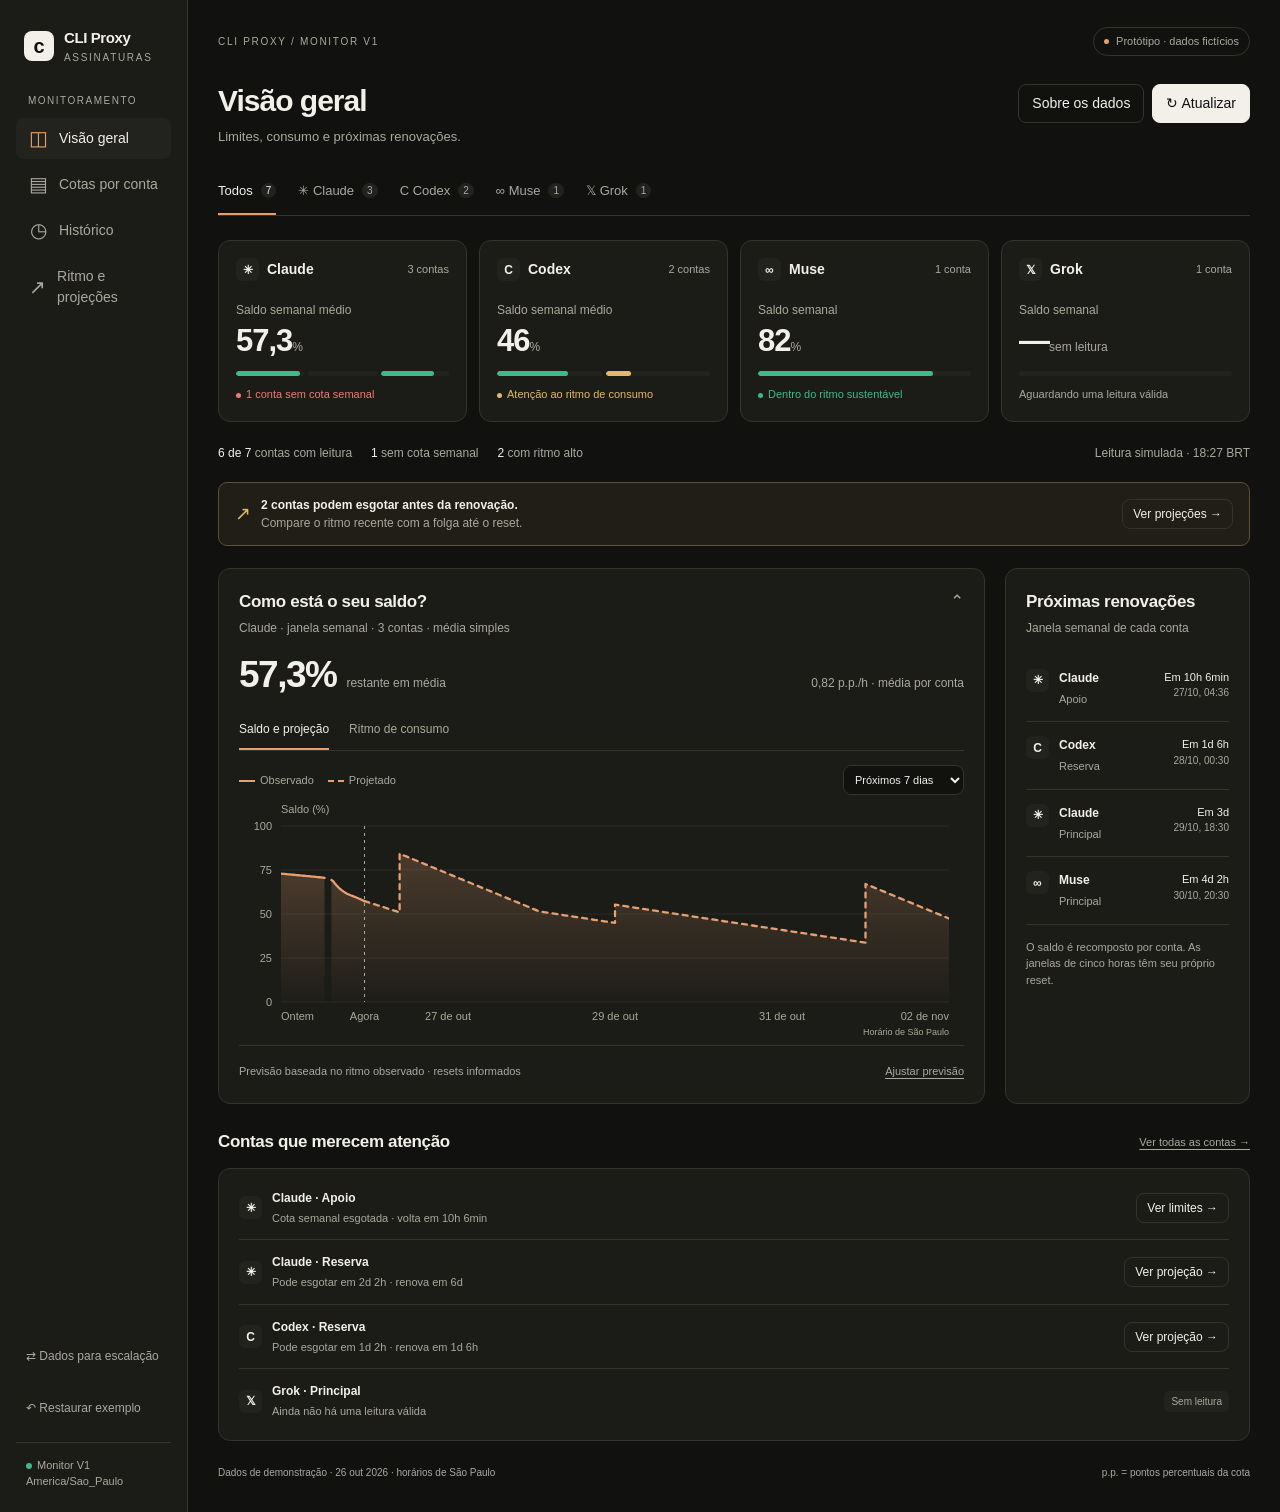
<file: prototypes/subscription-monitor-v1.html>
<!doctype html>
<html lang="pt-BR">
<head>
<meta charset="utf-8">
<meta name="viewport" content="width=device-width, initial-scale=1">
<title>CLI Proxy · Monitor de assinaturas · Protótipo V1</title>
<style>
:root{color-scheme:dark;--cp-bg:var(--background,#111210);--cp-panel:var(--card,#1b1c18);--cp-panel-alt:var(--secondary,#22231e);--cp-text:var(--foreground,#f2f0e9);--cp-dim:var(--muted-foreground,#aaa99d);--cp-border:var(--border,#33342c);--cp-accent:color-mix(in srgb,var(--warning,#e2b86c) 58%,var(--destructive,#ec7c72) 42%);--cp-good:var(--success,#40b88a);--cp-warn:var(--warning,#e2b86c);--cp-bad:var(--destructive,#ec7c72);--cp-font:var(--font-sans,Inter,-apple-system,BlinkMacSystemFont,"Segoe UI",sans-serif);--cp-radius:var(--radius,12px)}
*{box-sizing:border-box}html,body{margin:0;background:transparent}body{font-family:var(--cp-font);color:var(--cp-text);font-size:14px;line-height:1.5}button,input,select{font:inherit}button,select{cursor:pointer}button{color:inherit}button:focus-visible,input:focus-visible,select:focus-visible,summary:focus-visible{outline:2px solid var(--cp-accent);outline-offset:4px}button:disabled{cursor:not-allowed;opacity:.4}button{border:0}svg{display:block;max-width:100%}a{color:inherit}button,input,select{min-height:36px}input,select{color:var(--cp-text);background:var(--cp-bg);border:1px solid var(--cp-border);border-radius:8px;padding:8px 12px}select{max-width:100%}input::placeholder{color:var(--cp-dim)}h1,h2,h3,p{margin:0}h1{font-size:30px;line-height:1.15;font-weight:600;letter-spacing:-1px}h2{font-size:17px;font-weight:550;letter-spacing:-.35px}h3{font-size:14px;font-weight:550}.num{font-variant-numeric:tabular-nums}.muted{color:var(--cp-dim)}.small{font-size:12px}.good{color:var(--cp-good)}.warning{color:var(--cp-warn)}.danger{color:var(--cp-bad)}.sr{position:absolute;width:1px;height:1px;padding:0;margin:-1px;overflow:hidden;clip:rect(0,0,0,0);white-space:nowrap}.cp-root{background:transparent}.cp-app{display:grid;grid-template-columns:188px minmax(0,1fr);min-height:1000px;background:var(--cp-bg)}
.sidebar{padding:27px 16px 22px;background:var(--cp-panel);border-right:1px solid var(--cp-border);display:flex;flex-direction:column;gap:28px}.brand{display:flex;align-items:center;gap:10px;padding:0 8px}.brand-mark{width:30px;height:30px;display:grid;place-items:center;background:var(--cp-text);color:var(--cp-bg);border-radius:8px;font-weight:650;font-size:20px}.brand strong{display:block;font-size:15px;font-weight:600;letter-spacing:-.4px}.brand small{display:block;color:var(--cp-dim);font-size:10px;letter-spacing:1.7px}.nav-label{color:var(--cp-dim);text-transform:uppercase;letter-spacing:1.5px;font-size:10px;padding:0 12px 10px}.nav{display:grid;gap:5px}.nav button{display:flex;align-items:center;text-align:left;gap:11px;background:transparent;border-radius:8px;padding:10px 12px;color:var(--cp-dim)}.nav button:hover{background:var(--cp-panel-alt);color:var(--cp-text)}.nav button[aria-current="page"]{background:var(--cp-panel-alt);color:var(--cp-text)}.nav-icon{font-size:20px;width:20px;text-align:center;line-height:1}.nav button[aria-current="page"] .nav-icon{color:var(--cp-accent)}.side-bottom{margin-top:auto;display:grid;gap:16px}.side-link{background:transparent;text-align:left;padding:0 10px;font-size:12px;color:var(--cp-dim)}.side-link:hover{color:var(--cp-text)}.side-note{padding:14px 10px 0;border-top:1px solid var(--cp-border);font-size:11px;color:var(--cp-dim)}.live-dot{display:inline-block;width:6px;height:6px;border-radius:50%;background:var(--cp-good);margin-right:5px}
.main{padding:27px 30px 32px;min-width:0}.topline{display:flex;align-items:center;justify-content:space-between;gap:16px;margin-bottom:28px}.eyebrow{text-transform:uppercase;letter-spacing:1.7px;font-size:10px;color:var(--cp-dim)}.demo{display:inline-flex;align-items:center;gap:7px;padding:5px 10px;border:1px solid var(--cp-border);border-radius:20px;color:var(--cp-dim);font-size:11px;white-space:nowrap}.demo i{width:5px;height:5px;background:var(--cp-accent);border-radius:50%}.heading{display:flex;align-items:flex-start;justify-content:space-between;gap:20px}.subtitle{margin-top:9px;color:var(--cp-dim);font-size:13px}.actions{display:flex;gap:8px;align-items:center;flex-wrap:wrap}.btn{background:var(--cp-panel-alt);border:1px solid var(--cp-border);padding:8px 13px;border-radius:8px;display:inline-flex;align-items:center;justify-content:center;gap:7px;white-space:nowrap}.btn:hover{filter:brightness(1.12)}.btn-primary{color:var(--cp-bg);background:var(--cp-text);border-color:var(--cp-text);font-weight:500}.btn-quiet{background:transparent}.btn-small{font-size:12px;padding:5px 10px;min-height:30px}.provider-tabs{display:flex;gap:22px;border-bottom:1px solid var(--cp-border);margin:26px 0 24px;overflow:auto;scrollbar-width:thin}.provider-tabs button{background:transparent;padding:8px 0 13px;border-radius:0;white-space:nowrap;color:var(--cp-dim);border-bottom:2px solid transparent;display:flex;align-items:center;gap:8px;font-size:13px}.provider-tabs button.active{color:var(--cp-text);border-bottom-color:var(--cp-accent)}.count{font-size:10px;background:var(--cp-panel-alt);padding:0 5px;border-radius:8px}.provider-mark{width:23px;height:23px;display:inline-grid;place-items:center;border-radius:6px;background:var(--cp-panel-alt);font-size:12px;font-weight:600;color:var(--cp-text);flex-shrink:0}.providers{display:grid;grid-template-columns:repeat(4,minmax(0,1fr));gap:12px;margin-bottom:22px}.provider-card{padding:17px;text-align:left;background:var(--cp-panel);border:1px solid var(--cp-border);border-radius:var(--cp-radius);min-width:0}.provider-card:hover{border-color:var(--cp-dim)}.card-name{display:flex;align-items:center;justify-content:space-between;gap:8px;margin-bottom:18px}.card-name>span{display:flex;align-items:center;gap:8px}.card-name .muted{font-size:11px;white-space:nowrap}.provider-value{font-size:31px;line-height:1.1;font-weight:550;letter-spacing:-1px;margin-top:4px}.provider-value small{font-size:12px;color:var(--cp-dim);font-weight:400;letter-spacing:0}.segments{display:flex;gap:4px;margin:13px 0 10px}.track{height:5px;background:var(--cp-panel-alt);overflow:hidden;border-radius:8px}.segments .track{flex:1}.track>span{height:100%;display:block;background:var(--cp-good);border-radius:8px}.provider-footer{font-size:11px;min-height:18px;color:var(--cp-dim)}.status-dot{width:5px;height:5px;background:currentColor;border-radius:50%;display:inline-block;margin-right:5px}.summary-line{display:flex;align-items:center;gap:19px;flex-wrap:wrap;color:var(--cp-dim);font-size:12px;margin:3px 0 20px}.summary-line strong{font-weight:500;color:var(--cp-text)}.summary-line .summary-end{margin-left:auto}.notice{display:flex;gap:12px;align-items:center;justify-content:space-between;margin-bottom:22px;background:color-mix(in srgb,var(--cp-warn) 7%,var(--cp-bg));border:1px solid color-mix(in srgb,var(--cp-warn) 22%,var(--cp-border));border-radius:9px;padding:13px 16px;font-size:12px}.notice-text{display:flex;align-items:center;gap:10px}.notice .btn{flex-shrink:0}.notice-symbol{color:var(--cp-warn);font-size:19px}.overview-grid{display:grid;grid-template-columns:minmax(0,1fr) 245px;gap:20px}.panel{border:1px solid var(--cp-border);background:var(--cp-panel);border-radius:var(--cp-radius);padding:20px;min-width:0}.panel-top{display:flex;align-items:flex-start;justify-content:space-between;gap:14px;margin-bottom:18px}.panel-top p{color:var(--cp-dim);font-size:12px;margin-top:4px}.chart-summary{display:flex;align-items:baseline;gap:10px;flex-wrap:wrap;margin:4px 0 17px}.chart-summary .big{font-size:37px;line-height:1.1;font-weight:550;letter-spacing:-1.5px}.chart-summary small{font-size:12px;color:var(--cp-dim)}.chart-summary .pace{margin-left:auto;color:var(--cp-dim);font-size:12px}.chart-tabs{display:flex;gap:20px;border-bottom:1px solid var(--cp-border);margin-bottom:14px}.chart-tabs button{background:transparent;border-bottom:2px solid transparent;color:var(--cp-dim);padding:8px 0 10px;font-size:12px}.chart-tabs button.active{border-color:var(--cp-accent);color:var(--cp-text)}.chart-toolbar{display:flex;align-items:center;justify-content:space-between;gap:12px;flex-wrap:wrap;font-size:11px;color:var(--cp-dim);margin-bottom:7px}.legend{display:flex;gap:14px;align-items:center;flex-wrap:wrap}.legend-mark{display:inline-block;width:16px;height:0;border-top:2px solid var(--cp-accent);margin-right:5px;vertical-align:middle}.legend-mark.dashed{border-top-style:dashed}.chart-toolbar select{font-size:11px;min-height:30px;padding:5px 7px;max-width:155px}.chart{height:235px;position:relative;min-width:0}.chart.large{height:280px}.chart svg{width:100%;height:100%;overflow:visible}.chart svg [hidden]{display:none}.chart svg text{fill:var(--cp-dim);font-family:var(--cp-font);font-size:11px}.chart .chart-grid{stroke:var(--cp-border);stroke-width:1;opacity:.6}.chart .chart-line{fill:none;stroke:var(--cp-accent);stroke-width:2.3;stroke-linejoin:round;stroke-linecap:round}.chart .chart-dashed{stroke-dasharray:5 5}.chart .chart-guide{stroke:var(--cp-dim);stroke-width:1;stroke-dasharray:3 4}.chart-note{font-size:11px;color:var(--cp-dim);display:flex;align-items:center;justify-content:space-between;gap:12px;flex-wrap:wrap;border-top:1px solid var(--cp-border);padding-top:13px;margin-top:8px}.chart-note strong{color:var(--cp-text);font-weight:500}.text-button{padding:0;min-height:24px;background:transparent;color:var(--cp-dim);font-size:11px;text-decoration:underline;text-underline-offset:3px}.reset-row{padding:14px 0;border-bottom:1px solid var(--cp-border);display:flex;align-items:flex-start;gap:10px}.reset-row:last-child{border-bottom:0;padding-bottom:0}.reset-row h3{font-size:12px}.reset-row p{font-size:11px;color:var(--cp-dim);margin-top:4px}.reset-row .reset-time{margin-left:auto;text-align:right;font-size:11px;white-space:nowrap}.reset-row .reset-time small{display:block;color:var(--cp-dim);font-size:10px}.aside-caption{margin-top:14px;color:var(--cp-dim);font-size:11px}.section-title{margin:25px 0 13px;display:flex;align-items:center;justify-content:space-between;gap:12px}.section-title p{color:var(--cp-dim);font-size:12px}.attention-list{display:grid;gap:0}.attention-row{display:flex;align-items:center;justify-content:space-between;gap:14px;border-bottom:1px solid var(--cp-border);padding:13px 0}.attention-row:first-child{padding-top:0}.attention-row:last-child{padding-bottom:0;border:0}.attention-label{display:flex;align-items:center;gap:10px}.attention-label h3{font-size:12px}.attention-label p{font-size:11px;color:var(--cp-dim);margin-top:3px}.badge{display:inline-flex;align-items:center;gap:5px;border-radius:5px;padding:3px 7px;font-size:10px;white-space:nowrap;background:var(--cp-panel-alt);color:var(--cp-dim)}.badge.warn{color:var(--cp-warn);background:color-mix(in srgb,var(--cp-warn) 10%,transparent)}.badge.bad{color:var(--cp-bad);background:color-mix(in srgb,var(--cp-bad) 10%,transparent)}.badge.ok{color:var(--cp-good);background:color-mix(in srgb,var(--cp-good) 8%,transparent)}.footer{margin-top:24px;color:var(--cp-dim);font-size:10px;display:flex;justify-content:space-between;gap:10px;flex-wrap:wrap}
.ledger-toolbar{display:flex;align-items:center;justify-content:space-between;gap:15px;margin-bottom:18px}.search-wrap{position:relative;flex:1;max-width:360px}.search-wrap input{width:100%;padding-left:33px;background:transparent}.search-symbol{position:absolute;left:12px;top:8px;color:var(--cp-dim)}.ledger-group{margin-top:22px}.ledger-group-head{display:flex;gap:9px;align-items:center;margin-bottom:10px}.ledger-group-head .muted{font-size:12px}.account-row{border-top:1px solid var(--cp-border);padding:20px 0;display:grid;grid-template-columns:minmax(140px,1.1fr) repeat(3,minmax(100px,1fr)) minmax(130px,.75fr);gap:20px;align-items:start}.account-name{font-size:13px;font-weight:550}.account-meta{font-size:11px;color:var(--cp-dim);margin-top:4px;overflow-wrap:anywhere}.account-state{margin-top:7px;font-size:11px}.window-title{font-size:11px;color:var(--cp-dim);display:flex;align-items:center;justify-content:space-between;gap:5px}.window-title strong{font-size:15px;font-weight:550;color:var(--cp-text)}.window .track{margin:8px 0}.window p{font-size:10px;color:var(--cp-dim);margin-top:4px}.account-actions{display:flex;align-items:flex-end;flex-direction:column;gap:6px}.account-actions small{color:var(--cp-dim);font-size:10px}.account-actions .btn{font-size:10px;padding:4px 7px;min-height:27px}.empty{padding:40px;text-align:center;color:var(--cp-dim)}.metric-grid{display:grid;grid-template-columns:repeat(3,minmax(0,1fr));gap:12px;margin-bottom:20px}.metric{border:1px solid var(--cp-border);padding:18px 20px;border-radius:var(--cp-radius);background:var(--cp-panel)}.metric-label{color:var(--cp-dim);font-size:11px;display:block;margin-bottom:8px}.metric-value{font-size:29px;font-weight:550;line-height:1.1;letter-spacing:-1px}.metric-value small{font-size:12px;color:var(--cp-dim);font-weight:400;letter-spacing:0}.metric-caption{color:var(--cp-dim);font-size:11px;margin-top:9px}.history-grid{display:grid;grid-template-columns:minmax(0,1fr) 245px;gap:20px}.heatmap-scroll{overflow:auto;padding-bottom:4px}.heatmap{display:grid;grid-template-columns:50px repeat(24,minmax(18px,1fr));gap:4px;min-width:580px;align-items:center}.heat-label{font-size:10px;color:var(--cp-dim)}.heat-head{font-size:9px;text-align:center;color:var(--cp-dim);height:18px}.heat-cell{height:23px;min-height:23px;padding:0;border-radius:3px;background:color-mix(in srgb,var(--cp-accent) calc(var(--level)*100%),var(--cp-panel-alt));border:0}.heat-cell:hover,.heat-cell.selected{outline:1px solid var(--cp-text);outline-offset:1px}.heat-cell.missing{background:repeating-linear-gradient(135deg,var(--cp-border),var(--cp-border) 1px,transparent 1px,transparent 4px)}.heat-legend{display:flex;gap:5px;align-items:center;font-size:10px;color:var(--cp-dim);margin-top:15px}.heat-legend .square{width:12px;height:12px;border-radius:2px;background:color-mix(in srgb,var(--cp-accent) calc(var(--level)*100%),var(--cp-panel-alt))}.heat-detail{font-size:11px;color:var(--cp-dim);margin-top:13px;min-height:18px}.stat-row{padding:13px 0;border-bottom:1px solid var(--cp-border);display:flex;justify-content:space-between;gap:10px;font-size:12px}.stat-row:last-child{border:0}.stat-row span{color:var(--cp-dim)}.account-picker{display:flex;align-items:center;gap:12px;margin-bottom:18px;flex-wrap:wrap}.account-picker label{font-size:12px;color:var(--cp-dim)}.account-picker select{max-width:290px}.forecast-grid{display:grid;grid-template-columns:minmax(0,1fr) 245px;gap:20px}.settings{display:grid;gap:15px}.field-label{font-size:11px;color:var(--cp-dim);display:block;margin-bottom:6px}.settings select{width:100%}.check-label{display:flex;gap:8px;align-items:flex-start;font-size:12px}.check-label input{accent-color:var(--cp-accent);width:14px;height:14px;min-height:0;margin-top:3px}.setting-caption{font-size:11px;color:var(--cp-dim)}.comparison{margin-top:17px;display:grid;gap:11px}.comparison-label{display:flex;justify-content:space-between;font-size:11px;color:var(--cp-dim);margin-bottom:5px}.comparison .track{height:6px}.comparison .actual>span{background:var(--cp-accent)}.comparison .sustainable>span{background:var(--cp-good)}.assumption{border-top:1px solid var(--cp-border);padding-top:14px;color:var(--cp-dim);font-size:11px}.tooltip{position:fixed;z-index:50;max-width:250px;border:1px solid var(--cp-border);background:var(--cp-panel-alt);color:var(--cp-text);padding:10px 12px;border-radius:7px;font-size:11px;box-shadow:0 8px 26px #0003;pointer-events:none;display:none}.tooltip strong{display:block;font-weight:500;margin-bottom:3px}.tooltip small{display:block;color:var(--cp-dim);margin-top:3px;font-size:10px}.toast{position:fixed;bottom:22px;left:50%;transform:translateX(-50%);max-width:calc(100% - 32px);z-index:90;padding:12px 18px;border-radius:9px;border:1px solid var(--cp-border);background:var(--cp-panel-alt);color:var(--cp-text);box-shadow:0 8px 30px #0004;font-size:12px;display:none}.modal-backdrop{position:fixed;inset:0;z-index:100;background:#0008;display:flex;align-items:center;justify-content:center;padding:20px}.modal-backdrop[hidden]{display:none}.modal{max-width:460px;width:100%;padding:25px;border:1px solid var(--cp-border);border-radius:var(--cp-radius);background:var(--cp-panel);box-shadow:0 24px 80px #0005}.modal-head{display:flex;justify-content:space-between;align-items:center;gap:15px;margin-bottom:18px}.modal-close{background:transparent;padding:0;min-height:28px;font-size:20px;color:var(--cp-dim)}.modal-body{font-size:13px;color:var(--cp-dim);display:grid;gap:15px}.modal-actions{display:flex;justify-content:flex-end;gap:8px;margin-top:22px}.modal pre{max-height:320px;background:var(--cp-bg);border:1px solid var(--cp-border);border-radius:8px;padding:13px;font-size:11px;overflow:auto;color:var(--cp-text)}.chart-empty{height:235px;display:grid;place-content:center;text-align:center;gap:8px;color:var(--cp-dim);font-size:12px}.toggle-chart{background:transparent;color:var(--cp-dim);padding:0;min-height:25px;font-size:17px}
.providers:has(>.provider-card:only-child){grid-template-columns:minmax(0,1fr)}.provider-card:only-child{display:grid;grid-template-columns:1.1fr 1fr 1.3fr;gap:0 24px;align-items:center}.provider-card:only-child .card-name{grid-column:1;grid-row:1/3;margin:0}.provider-card:only-child>.small{grid-column:2;grid-row:1}.provider-card:only-child>.provider-value{grid-column:2;grid-row:2;font-size:28px}.provider-card:only-child>.segments{grid-column:3;grid-row:1;margin:0 0 7px;align-self:end}.provider-card:only-child>.provider-footer{grid-column:3;grid-row:2}
@media(max-width:650px){.provider-card:only-child{display:block}.provider-card:only-child .card-name{margin-bottom:14px}.provider-card:only-child>.segments{margin:13px 0 10px}}
@media(min-width:1450px){.main{padding:30px 42px 35px}.overview-grid,.history-grid,.forecast-grid{grid-template-columns:minmax(0,1fr) 280px}}
@media(max-width:1190px){.overview-grid,.history-grid,.forecast-grid{grid-template-columns:minmax(0,1fr)}.reset-panel{display:none}.providers{grid-template-columns:repeat(2,minmax(0,1fr))}.account-row{grid-template-columns:repeat(3,minmax(0,1fr));gap:15px}.account-identity{grid-column:1/-1;display:flex;justify-content:space-between;align-items:start;gap:10px}.account-identity .account-state{margin-top:0}.account-actions{grid-column:1/-1;flex-direction:row;align-items:center;justify-content:flex-end}.account-actions small{margin-right:auto}.forecast-settings{display:grid;grid-template-columns:1fr 1fr;gap:20px}.forecast-settings .panel-top{grid-column:1/-1;margin-bottom:0}.forecast-settings .assumption{border:0;padding:0}.metric-value{font-size:27px}}
@media(max-width:1000px){.cp-app{grid-template-columns:60px minmax(0,1fr)}.sidebar{padding:25px 9px 20px;align-items:center}.brand{padding:0}.brand-copy,.nav-label,.nav-text,.side-note,.side-link span{display:none}.nav button{padding:10px}.side-link{padding:0 10px;font-size:17px}.main{padding:24px}.provider-tabs{gap:20px}.heading .actions .optional{display:none}}
@media(max-width:650px){.cp-app{display:block;min-height:900px}.sidebar{padding:12px 16px;flex-direction:row;justify-content:space-between;gap:8px;border-right:0;border-bottom:1px solid var(--cp-border)}.brand-mark{width:29px;height:29px}.brand-copy{display:block}.brand-copy small{display:none}.brand-copy strong{font-size:13px}.nav{display:flex;gap:2px}.nav button{padding:8px}.nav-icon{font-size:19px;width:17px}.side-bottom{display:none}.main{padding:20px 16px 24px}.topline{margin-bottom:22px}.eyebrow{font-size:9px;letter-spacing:1px}.demo{font-size:9px;padding:4px 7px}h1{font-size:27px}.heading{gap:12px}.heading .actions .btn{font-size:11px;padding:7px 10px}.subtitle{font-size:12px;max-width:240px}.provider-tabs{gap:19px;margin:21px 0}.provider-tabs button{font-size:12px}.providers{gap:10px}.provider-card{padding:13px}.card-name{margin-bottom:15px}.card-name>span{gap:6px}.card-name .muted{font-size:10px}.provider-value{font-size:29px}.provider-footer{font-size:10px}.summary-line{gap:10px 15px;font-size:11px}.summary-line .summary-end{margin-left:0}.notice{align-items:flex-start;padding:12px;gap:8px}.notice-text{align-items:flex-start;font-size:11px}.notice .btn{font-size:10px;padding:5px 7px}.panel{padding:16px}.panel-top{gap:10px}.panel-top select{font-size:11px;padding:6px 8px;max-width:130px}h2{font-size:16px}.chart-summary .big{font-size:34px}.chart-summary .pace{font-size:11px}.chart-toolbar{font-size:10px}.chart{height:225px}.chart.large{height:245px}.chart svg text{font-size:10px}.chart-note{font-size:10px}.ledger-toolbar{flex-wrap:wrap}.search-wrap{max-width:none}.ledger-toolbar .actions{width:100%;justify-content:space-between}.window-title{font-size:10px}.window-title strong{font-size:14px}.account-row{gap:12px}.metric-grid{gap:8px}.metric{padding:13px 10px}.metric-label{font-size:10px;min-height:29px}.metric-value{font-size:24px}.metric-value small{font-size:10px}.metric-caption{font-size:10px}.forecast-settings{grid-template-columns:1fr}.forecast-settings .panel-top{grid-column:auto}.attention-row{align-items:flex-start}.attention-row .badge{white-space:normal;max-width:95px;text-align:center}.section-title p{font-size:10px}.footer{font-size:9px}.account-picker select{max-width:100%;flex:1}.modal{padding:20px}.chart-tabs{gap:15px}.chart-tabs button{font-size:11px}}
@media(prefers-reduced-motion:no-preference){button,.track>span{transition:background .15s,border-color .15s}.modal{animation:reveal .15s ease-out}@keyframes reveal{from{transform:translateY(7px)}to{transform:translateY(0)}}}
</style>
</head>
<body>
<div class="cp-root" id="cp-prototype">
<div class="cp-app">
  <aside class="sidebar" aria-label="Menu principal">
    <div class="brand"><span class="brand-mark" aria-hidden="true">c</span><div class="brand-copy"><strong>CLI Proxy</strong><small>ASSINATURAS</small></div></div>
    <div><div class="nav-label">Monitoramento</div><nav class="nav">
      <button type="button" data-nav="overview" aria-label="Visão geral" title="Visão geral" aria-current="page"><span class="nav-icon" aria-hidden="true">◫</span><span class="nav-text">Visão geral</span></button>
      <button type="button" data-nav="accounts" aria-label="Cotas por conta" title="Cotas por conta"><span class="nav-icon" aria-hidden="true">▤</span><span class="nav-text">Cotas por conta</span></button>
      <button type="button" data-nav="history" aria-label="Histórico" title="Histórico"><span class="nav-icon" aria-hidden="true">◷</span><span class="nav-text">Histórico</span></button>
      <button type="button" data-nav="forecast" aria-label="Ritmo e projeções" title="Ritmo e projeções"><span class="nav-icon" aria-hidden="true">↗</span><span class="nav-text">Ritmo e projeções</span></button>
    </nav></div>
    <div class="side-bottom"><button type="button" class="side-link" data-action="snapshot" aria-label="Ver snapshot para escalação">⇄ <span>Dados para escalação</span></button><button type="button" class="side-link" data-action="restore" aria-label="Restaurar dados de demonstração">↶ <span>Restaurar exemplo</span></button><div class="side-note"><span class="live-dot"></span>Monitor V1<br>America/Sao_Paulo</div></div>
  </aside>
  <main class="main" id="screen" aria-live="polite"></main>
</div>
<div class="tooltip" id="chart-tooltip" role="tooltip"></div>
<div class="toast" id="toast" role="status"></div>
<div class="modal-backdrop" id="modal-backdrop" hidden><section class="modal" role="dialog" aria-modal="true" aria-labelledby="modal-title" tabindex="-1"><div class="modal-head"><h2 id="modal-title"></h2><button type="button" class="modal-close" data-action="close-modal" aria-label="Fechar">×</button></div><div class="modal-body" id="modal-body"></div><div class="modal-actions" id="modal-actions"></div></section></div>
</div>
<script>
(() => {
'use strict';
const root = document.getElementById('cp-prototype');
const screen = document.getElementById('screen');
const tip = document.getElementById('chart-tooltip');
const NOW = Date.parse('2026-10-26T18:30:00-03:00');
const HOUR = 3600000;
const providers = [{id:'claude',name:'Claude',mark:'✳'},{id:'codex',name:'Codex',mark:'C'},{id:'meta',name:'Muse',mark:'∞'},{id:'xai',name:'Grok',mark:'𝕏'}];
const seed = [
 {id:'c1',provider:'claude',name:'Principal',email:'principal@example.com',plan:'Max',weekly:94,session:84,model:96,rate:.35,reset:72,sessionReset:2.5,credits:null,eligible:false},
 {id:'c2',provider:'claude',name:'Apoio',email:'apoio@example.com',plan:'Max',weekly:0,session:100,model:94,rate:.55,reset:10.1,sessionReset:null,credits:1,eligible:true},
 {id:'c3',provider:'claude',name:'Reserva',email:'reserva@example.com',plan:'Max',weekly:78,session:8,model:100,rate:1.55,reset:144,sessionReset:1.67,credits:0,eligible:false},
 {id:'o1',provider:'codex',name:'Principal',email:'codex@example.com',plan:'Pro',weekly:68,session:88,model:null,rate:.45,reset:138,sessionReset:3,credits:2,eligible:false},
 {id:'o2',provider:'codex',name:'Reserva',email:'codex.reserva@example.com',plan:'Pro',weekly:24,session:100,model:null,rate:.9,reset:30,sessionReset:null,credits:0,eligible:false},
 {id:'m1',provider:'meta',name:'Principal',email:'muse@example.com',plan:'Assinatura',weekly:82,session:66,model:null,rate:.25,reset:98,sessionReset:4,credits:null,eligible:false},
 {id:'x1',provider:'xai',name:'Principal',email:'grok@example.com',plan:'Assinatura',weekly:null,session:null,model:null,rate:null,reset:null,sessionReset:null,credits:null,eligible:false}
];
let accounts = structuredClone(seed);
const state = {screen:'overview',provider:'all',chart:'remaining',period:24,horizon:7,historyPeriod:7,search:'',emails:false,collapsed:false,focus:'c3',lookback:1,resets:true,refreshed:false,heat:null};
let toastTimer, resizeFrame, lastFocus;
const fmt = (n,d=1) => n == null ? '—' : n.toLocaleString('pt-BR',{maximumFractionDigits:d});
const esc = s => String(s).replace(/[&<>"']/g,c=>({'&':'&amp;','<':'&lt;','>':'&gt;','"':'&quot;',"'":'&#39;'}[c]));
const date = (ms,options={}) => new Intl.DateTimeFormat('pt-BR',{timeZone:'America/Sao_Paulo',...options}).format(ms);
const dateShort = ms => date(ms,{day:'2-digit',month:'short'}).replace('.','');
const dateTime = ms => date(ms,{day:'2-digit',month:'2-digit',hour:'2-digit',minute:'2-digit'});
const duration = hours => {const mins=Math.max(0,Math.round(hours*60));const d=Math.floor(mins/1440),h=Math.floor(mins%1440/60),m=mins%60;return d ? `${d}d${h?' '+h+'h':''}` : h ? `${h}h${m?' '+m+'min':''}` : `${m}min`;};
const pInfo = id => providers.find(p=>p.id===id);
const forProvider = id => accounts.filter(a=>a.provider===id);
const selected = () => accounts.filter(a=>state.provider==='all'||a.provider===state.provider);
const known = list => list.filter(a=>a.weekly!==null);
const average = list => list.length ? list.reduce((n,a)=>n+a.weekly,0)/list.length : null;
const scopeProvider = () => state.provider==='all'?'claude':state.provider;
const scopeAccounts = () => known(forProvider(scopeProvider()));
const paceFactor = () => state.lookback===1?1:state.lookback===6?.83:.68;
const actualRate = a => a.rate===null?null:a.rate*paceFactor();
const sustainable = a => a.weekly!==null&&a.reset ? a.weekly/a.reset : null;
const isFast = a => a.weekly>0&&a.rate!==null&&actualRate(a)>sustainable(a);
const mark = id => `<span class="provider-mark" aria-hidden="true">${pInfo(id).mark}</span>`;
function rateAt(a,h){if(a.rate===null)return null;return a.rate*(1+2.2*Math.exp(-Math.pow((h-9)/2.6,2))+.12*Math.sin(h*1.4));}
function historic(a,h){let used=0;for(let i=0;i<h;i+=.25)used+=rateAt(a,i)*Math.min(.25,h-i);return Math.min(100,a.weekly+used);}
function projected(a,h){let balance=a.weekly;let start=0;if(state.resets&&a.reset!==null&&h>=a.reset){const repeats=Math.floor((h-a.reset)/168);start=a.reset+repeats*168;balance=100;}return Math.max(0,balance-actualRate(a)*(h-start));}
function badge(a){return a.weekly===null?'<span class="badge">Sem leitura</span>':a.weekly===0?'<span class="badge bad">Sem cota semanal</span>':isFast(a)?'<span class="badge warn">Ritmo acima do sustentável</span>':'<span class="badge ok">Disponível</span>';}
function providerTabs(){return `<div class="provider-tabs" role="group" aria-label="Filtrar provedor"><button type="button" data-filter="all" class="${state.provider==='all'?'active':''}" aria-pressed="${state.provider==='all'}">Todos <span class="count">${accounts.length}</span></button>${providers.map(p=>`<button type="button" data-filter="${p.id}" class="${state.provider===p.id?'active':''}" aria-pressed="${state.provider===p.id}">${p.mark} ${p.name} <span class="count">${forProvider(p.id).length}</span></button>`).join('')}</div>`;}
function header(){const headings={overview:['Visão geral','Limites, consumo e próximas renovações.'],accounts:['Cotas por conta','Cada janela de uso, sem perder o detalhe.'],history:['Histórico de consumo','Encontre os horários, os dias e os picos de uso.'],forecast:['Ritmo e projeções','Veja se o saldo chega até a próxima renovação.']};const [title,sub]=headings[state.screen];return `<div class="topline"><span class="eyebrow">CLI Proxy / Monitor V1</span><span class="demo"><i></i>Protótipo · dados fictícios</span></div><div class="heading"><div><h1>${title}</h1><p class="subtitle">${sub}</p></div><div class="actions"><button type="button" class="btn btn-quiet optional" data-action="info">Sobre os dados</button><button type="button" class="btn btn-primary" data-action="refresh">↻ Atualizar</button></div></div>${providerTabs()}`;}
function cards(){const list=providers.filter(p=>state.provider==='all'||p.id===state.provider);return `<div class="providers">${list.map(p=>{const all=forProvider(p.id),valid=known(all),value=average(valid),blocked=valid.filter(a=>a.weekly===0).length;return `<button type="button" class="provider-card" data-filter="${p.id}" aria-label="Filtrar ${p.name}"><div class="card-name"><span>${mark(p.id)}<strong>${p.name}</strong></span><span class="muted">${all.length} ${all.length===1?'conta':'contas'}</span></div><span class="small muted">Saldo semanal${all.length>1?' médio':''}</span><div class="provider-value num">${value===null?'—':fmt(value)}<small>${value===null?'sem leitura':'%'}</small></div><div class="segments">${all.map(a=>`<div class="track" title="${esc(a.name)}: ${a.weekly===null?'sem leitura':fmt(a.weekly)+'%'}"><span style="width:${a.weekly||0}%;background:${a.weekly===0?'var(--cp-bad)':a.weekly<25?'var(--cp-warn)':'var(--cp-good)'}"></span></div>`).join('')}</div><div class="provider-footer">${value===null?'Aguardando uma leitura válida':blocked?`<span class="danger"><span class="status-dot"></span>${blocked} conta sem cota semanal</span>`:valid.some(isFast)?'<span class="warning"><span class="status-dot"></span>Atenção ao ritmo de consumo</span>':'<span class="good"><span class="status-dot"></span>Dentro do ritmo sustentável</span>'}</div></button>`;}).join('')}</div>`;}
function summary(){const list=selected(),valid=known(list);return `<div class="summary-line"><span><strong>${valid.length} de ${list.length}</strong> contas com leitura</span><span><strong>${valid.filter(a=>a.weekly===0).length}</strong> sem cota semanal</span><span><strong>${valid.filter(isFast).length}</strong> com ritmo alto</span><span class="summary-end">Leitura simulada · ${state.refreshed?'18:30':'18:27'} BRT</span></div>`;}
function chartControls(){return `<div class="chart-tabs" role="tablist" aria-label="Tipo de gráfico"><button type="button" role="tab" aria-selected="${state.chart==='remaining'}" data-chart-tab="remaining" class="${state.chart==='remaining'?'active':''}">Saldo e projeção</button><button type="button" role="tab" aria-selected="${state.chart==='rate'}" data-chart-tab="rate" class="${state.chart==='rate'?'active':''}">Ritmo de consumo</button></div>`;}
function mainChart(){const list=scopeAccounts(),provider=pInfo(scopeProvider()),avg=average(list),rate=list.length?list.reduce((v,a)=>v+actualRate(a),0)/list.length:null;return `<section class="panel"><div class="panel-top"><div><h2>Como está o seu saldo?</h2><p>${provider.name} · janela semanal · ${list.length} ${list.length===1?'conta':'contas'}${list.length>1?' · média simples':''}</p></div><button type="button" class="toggle-chart" data-action="collapse" aria-label="${state.collapsed?'Expandir':'Recolher'} gráficos" aria-expanded="${!state.collapsed}">${state.collapsed?'⌄':'⌃'}</button></div><div class="chart-summary"><strong class="big num">${avg===null?'—':fmt(avg)+'%'}</strong><small>restante${list.length>1?' em média':''}</small><span class="pace num">${rate===null?'Ritmo desconhecido':fmt(rate,2)+' p.p./h · média por conta'}</span></div>${state.collapsed?'':`${chartControls()}<div class="chart-toolbar"><div class="legend">${state.chart==='remaining'?'<span><i class="legend-mark"></i>Observado</span><span><i class="legend-mark dashed"></i>Projetado</span>':'<span><i class="legend-mark"></i>Média de uma hora</span>'}</div><label>${state.chart==='remaining'?`<span class="sr">Horizonte de projeção</span><select data-select="horizon"><option value="3" ${state.horizon===3?'selected':''}>Próximos 3 dias</option><option value="7" ${state.horizon===7?'selected':''}>Próximos 7 dias</option><option value="14" ${state.horizon===14?'selected':''}>Próximos 14 dias</option></select>`:`<span class="sr">Período do consumo</span><select data-select="period">${[6,24,168].map(v=>`<option value="${v}" ${state.period===v?'selected':''}>${v===168?'Últimos 7 dias':'Últimas '+v+' horas'}</option>`).join('')}</select>`}</label></div>${list.length?`<div class="chart" data-chart="${state.chart}"></div>`:'<div class="chart-empty"><strong>Sem leitura disponível</strong><span>O gráfico aparece quando houver dados suficientes.</span></div>'}<div class="chart-note"><span>${state.chart==='remaining'?'Previsão baseada no ritmo observado · resets informados':`Resets excluídos · lacunas indicam coleta ausente`}</span><button type="button" class="text-button" data-action="${state.chart==='remaining'?'settings':'rate-info'}">${state.chart==='remaining'?'Ajustar previsão':'Como o ritmo é calculado'}</button></div>`}</section>`;}
function upcoming(){const list=known(selected()).filter(a=>a.reset!==null).sort((a,b)=>a.reset-b.reset).slice(0,4);return `<section class="panel reset-panel"><div class="panel-top"><div><h2>Próximas renovações</h2><p>Janela semanal de cada conta</p></div></div>${list.map(a=>`<div class="reset-row">${mark(a.provider)}<div><h3>${pInfo(a.provider).name}</h3><p>${a.name}</p></div><div class="reset-time num">Em ${duration(a.reset)}<small>${dateTime(NOW+a.reset*HOUR)}</small></div></div>`).join('')}<p class="aside-caption">O saldo é recomposto por conta. As janelas de cinco horas têm seu próprio reset.</p></section>`;}
function attention(){const list=selected().filter(a=>a.weekly===null||a.weekly===0||isFast(a));return `<div class="section-title"><h2>Contas que merecem atenção</h2><button type="button" class="text-button" data-go="accounts">Ver todas as contas →</button></div><div class="panel attention-list">${list.length?list.map(a=>`<div class="attention-row"><div class="attention-label">${mark(a.provider)}<div><h3>${pInfo(a.provider).name} · ${a.name}</h3><p>${a.weekly===null?'Ainda não há uma leitura válida':a.weekly===0?'Cota semanal esgotada · volta em '+duration(a.reset):'Pode esgotar em '+duration(a.weekly/actualRate(a))+' · renova em '+duration(a.reset)}</p></div></div>${a.weekly===null?badge(a):`<button type="button" class="btn btn-small btn-quiet" data-focus="${a.id}">${a.weekly===0?'Ver limites':'Ver projeção'} →</button>`}</div>`).join(''):'<p class="muted small">Todas as contas selecionadas estão dentro do ritmo sustentável.</p>'}</div>`;}
function overview(){const fast=known(selected()).filter(isFast);return `${cards()}${summary()}${fast.length?`<div class="notice"><div class="notice-text"><span class="notice-symbol" aria-hidden="true">↗</span><span><strong>${fast.length} ${fast.length===1?'conta pode':'contas podem'} esgotar antes da renovação.</strong><br><span class="muted">Compare o ritmo recente com a folga até o reset.</span></span></div><button type="button" class="btn btn-small btn-quiet" data-go="forecast">Ver projeções →</button></div>`:''}<div class="overview-grid">${mainChart()}${upcoming()}</div>${attention()}`;}
function windowCell(a,key,label,reset){const value=a[key];const color=value===0?'var(--cp-bad)':value<20?'var(--cp-warn)':'var(--cp-good)';return `<div class="window"><div class="window-title"><span>${label}</span><strong class="num">${value===null?'—':fmt(value)+'%'}</strong></div><div class="track"><span style="width:${value||0}%;background:${color}"></span></div><p>${value===null?'Sem informação':reset===null?'Nenhum reset informado':'Em '+duration(reset)+' · '+dateTime(NOW+reset*HOUR)}</p></div>`;}
function accountRows(){const query=state.search.toLowerCase().trim();const list=selected().filter(a=>[a.name,a.email,pInfo(a.provider).name].some(v=>v.toLowerCase().includes(query)));if(!list.length)return '<div class="empty">Nenhuma conta corresponde à busca.</div>';return providers.map(p=>{const group=list.filter(a=>a.provider===p.id);if(!group.length)return '';return `<section class="ledger-group"><div class="ledger-group-head">${mark(p.id)}<h2>${p.name}</h2><span class="muted">${group.length} ${group.length===1?'conta':'contas'}</span></div>${group.map(a=>`<article class="account-row" data-account="${a.id}"><div class="account-identity"><div><div class="account-name">${a.name}</div><div class="account-meta">${state.emails?esc(a.email):p.name+' · '+a.plan}</div><div class="account-meta">${a.weekly===null?'Nenhuma leitura válida':'Última leitura: '+(state.refreshed?'agora':'há 3 min')}</div></div><div class="account-state">${a.weekly===0?`<span class="danger">Volta em ${duration(a.reset)}</span>`:a.weekly===null?'<span class="muted">Aguardando leitura</span>':a.session<15?'<span class="warning">Pouca cota de sessão</span>':'<span class="good">Disponível</span>'}</div></div>${windowCell(a,'weekly','Semanal',a.reset)}${windowCell(a,'session','Sessão de 5h',a.sessionReset)}${a.provider==='claude'?windowCell(a,'model','Fable 5 · 7 dias',a.reset):'<div class="window"><div class="window-title"><span>Limite por modelo</span><strong>—</strong></div><div class="track"></div><p>Não se aplica neste exemplo</p></div>'}<div class="account-actions"><small>Créditos de reset: <strong class="num">${a.credits===null?'—':a.credits}</strong></small><button type="button" class="btn btn-quiet" data-refresh-account="${a.id}">↻ Atualizar cota</button><button type="button" class="btn btn-quiet" data-reset="${a.id}" ${!a.eligible?'disabled title="Reset indisponível ou elegibilidade não informada"':''}>↶ Resetar limite</button></div></article>`).join('')}</section>`;}).join('');}
function accountScreen(){return `${cards()}${summary()}<div class="ledger-toolbar"><label class="search-wrap"><span class="search-symbol" aria-hidden="true">⌕</span><span class="sr">Buscar por conta ou e-mail</span><input id="account-search" placeholder="Buscar conta ou e-mail" value="${esc(state.search)}" autocomplete="off"></label><div class="actions"><button type="button" class="btn btn-quiet btn-small" data-action="emails" aria-pressed="${state.emails}">${state.emails?'Ocultar':'Mostrar'} e-mails</button><span class="small muted">Visualização em lista</span></div></div><div id="account-rows">${accountRows()}</div>`;}
function historyData(){const provider=scopeProvider(),factor={claude:1,codex:.8,meta:.42,xai:0}[provider];const size=state.historyPeriod===1?24:state.historyPeriod===7?7:30;return Array.from({length:size},(_,i)=>({x:i,y:factor*(state.historyPeriod===1?1.1+(i%5)*.9:12+(i*11%23)+3*Math.sin(i*1.5)),label:state.historyPeriod===1?`${String(i).padStart(2,'0')}h`:dateShort(NOW-(size-1-i)*24*HOUR)}));}
function heatmap(){const vals=[];let html='<div class="heatmap"><div></div>';for(let h=0;h<24;h++)html+=`<div class="heat-head">${h%6===0||h===23?String(h).padStart(2,'0'):''}</div>`;for(let d=0;d<7;d++){const ms=Date.UTC(2026,9,20+d,15);html+=`<div class="heat-label">${date(ms,{weekday:'short'}).replace('.','')}</div>`;for(let h=0;h<24;h++){const missing=d===2&&h>=3&&h<=5;const value=missing?null:.13+Math.max(0,Math.sin((h-7)/24*Math.PI*2))*(1.2+d*.12)+(d*7+h*3)%5*.09;const label=`${dateShort(ms)} às ${String(h).padStart(2,'0')}h · ${value===null?'sem coleta':fmt(value,2)+' p.p. por hora'}`;const id=`${d}-${h}`;vals.push({id,label,value});html+=`<button type="button" class="heat-cell ${missing?'missing':''} ${state.heat===id?'selected':''}" data-heat="${id}" data-heat-label="${esc(label)}" aria-label="${esc(label)}" title="${esc(label)}" style="--level:${missing?0:Math.min(.9,.1+value/2.4)}"></button>`;}}html+='</div>';const item=vals.find(v=>v.id===state.heat);return `${html}<div class="heat-legend"><span>Menor consumo</span>${[.1,.3,.5,.7,.9].map(level=>`<span class="square" style="--level:${level}"></span>`).join('')}<span>Maior consumo</span><span style="margin-left:auto">Horário de São Paulo</span></div><div class="heat-detail" id="heat-detail">${item?item.label:'Selecione uma célula para inspecionar a hora. Áreas hachuradas não têm coleta.'}</div>`;}
function historyScreen(){const list=scopeAccounts(),data=historyData(),total=data.reduce((v,d)=>v+d.y,0);if(!list.length)return '<div class="panel empty">Este provedor ainda não tem histórico disponível.</div>';return `<div class="metric-grid"><div class="metric"><span class="metric-label">Consumo no período</span><div class="metric-value num">${fmt(total)} <small>p.p.</small></div><div class="metric-caption">Média por conta · janela semanal</div></div><div class="metric"><span class="metric-label">Maior ritmo observado</span><div class="metric-value num">${fmt(Math.max(...Array.from({length:24},(_,i)=>list.reduce((v,a)=>v+rateAt(a,i),0)/list.length)),2)} <small>p.p./h</small></div><div class="metric-caption">Média de uma hora · exemplo</div></div><div class="metric"><span class="metric-label">Cobertura da coleta</span><div class="metric-value num">98,2<small>%</small></div><div class="metric-caption">3 de 168 intervalos sem leitura</div></div></div><div class="history-grid"><section class="panel"><div class="panel-top"><div><h2>Consumo ${state.historyPeriod===1?'por hora':'por dia'}</h2><p>${pInfo(scopeProvider()).name} · p.p. médios por conta · janela semanal</p></div><label><span class="sr">Período do histórico</span><select data-select="historyPeriod">${[1,7,30].map(v=>`<option value="${v}" ${state.historyPeriod===v?'selected':''}>${v===1?'Últimas 24 horas':'Últimos '+v+' dias'}</option>`).join('')}</select></label></div><div class="chart large" data-chart="daily"></div><div class="chart-note"><span>O consumo é acumulado dentro de cada ciclo.</span><span>Renovações não entram como consumo.</span></div></section><section class="panel reset-panel"><div class="panel-top"><h2>Leitura do período</h2></div><div class="stat-row"><span>Provedor</span><strong>${pInfo(scopeProvider()).name}</strong></div><div class="stat-row"><span>Contas com dados</span><strong>${list.length}</strong></div><div class="stat-row"><span>Janela</span><strong>Semanal</strong></div><div class="stat-row"><span>Unidade</span><strong>p.p. / conta</strong></div><p class="aside-caption">Os percentuais de provedores e janelas diferentes são acompanhados separadamente.</p></section></div><div class="section-title"><h2>Em que horas o consumo acelera?</h2><p>Últimos 7 dias · ${pInfo(scopeProvider()).name}</p></div><section class="panel"><div class="heatmap-scroll">${heatmap()}</div></section>`;}
function focusAccount(){const available=known(selected());let a=available.find(a=>a.id===state.focus);if(!a)a=available.find(isFast)||available[0];return a;}
function forecastScreen(){const a=focusAccount();if(!a)return '<div class="panel empty">Uma leitura válida é necessária para projetar o consumo.</div>';const rate=actualRate(a),sustain=sustainable(a),hours=rate>0?a.weekly/rate:Infinity,risk=hours<a.reset,ratio=Math.max(rate,sustain)*1.25;return `<div class="account-picker"><label for="focus-account">Analisar conta</label><select id="focus-account" data-select="focus">${known(selected()).map(row=>`<option value="${row.id}" ${a.id===row.id?'selected':''}>${pInfo(row.provider).name} · ${row.name}</option>`).join('')}</select>${badge(a)}</div><div class="metric-grid"><div class="metric"><span class="metric-label">Saldo semanal</span><div class="metric-value num">${fmt(a.weekly)}<small>%</small></div><div class="metric-caption">Renova em ${duration(a.reset)}</div></div><div class="metric"><span class="metric-label">Ritmo observado</span><div class="metric-value num">${fmt(rate,2)} <small>p.p./h</small></div><div class="metric-caption">Base: ${state.lookback===1?'última hora':'últimas '+state.lookback+' horas'}</div></div><div class="metric"><span class="metric-label">Ritmo sustentável</span><div class="metric-value num">${fmt(sustain,2)} <small>p.p./h</small></div><div class="metric-caption">Saldo dividido pelo tempo até o reset</div></div></div><div class="notice"><div class="notice-text"><span class="notice-symbol" aria-hidden="true">${risk?'↗':'✓'}</span><span><strong>${a.weekly===0?'Esta conta já está sem cota semanal.':risk?'Neste ritmo, o saldo pode acabar em '+duration(hours)+'.':'O ritmo atual cabe no saldo até a renovação.'}</strong><br><span class="muted">${a.weekly===0?'Volta prevista em '+duration(a.reset)+'.':risk?'A renovação está prevista para daqui a '+duration(a.reset)+'.':'Renovação prevista em '+dateTime(NOW+a.reset*HOUR)+'.'}</span></span></div></div><div class="forecast-grid"><section class="panel"><div class="panel-top"><div><h2>Saldo projetado desta conta</h2><p>${pInfo(a.provider).name} · ${a.name} · janela semanal</p></div><select data-select="horizon" aria-label="Horizonte da previsão">${[3,7,14].map(v=>`<option value="${v}" ${state.horizon===v?'selected':''}>Próximos ${v} dias</option>`).join('')}</select></div><div class="chart-toolbar"><div class="legend"><span><i class="legend-mark"></i>Observado</span><span><i class="legend-mark dashed"></i>Projetado</span></div></div><div class="chart large" data-chart="focus"></div><div class="chart-note"><span>Estimativa · o ritmo futuro pode mudar.</span><span>Próximo reset: <strong>${dateTime(NOW+a.reset*HOUR)}</strong></span></div></section><section class="panel forecast-settings"><div class="panel-top"><h2>Como projetar</h2></div><div class="settings"><label><span class="field-label">Base do ritmo observado</span><select data-select="lookback">${[1,6,24].map(v=>`<option value="${v}" ${state.lookback===v?'selected':''}>${v===1?'Última hora':'Últimas '+v+' horas'}</option>`).join('')}</select></label><label class="check-label"><input type="checkbox" data-toggle="resets" ${state.resets?'checked':''}><span>Considerar os resets informados</span></label><p class="setting-caption">A previsão acompanha esta conta. As outras janelas continuam independentes.</p></div><div><div class="comparison"><div><div class="comparison-label"><span>Observado</span><span class="num">${fmt(rate,2)} p.p./h</span></div><div class="track actual"><span style="width:${ratio?rate/ratio*100:0}%"></span></div></div><div><div class="comparison-label"><span>Sustentável</span><span class="num">${fmt(sustain,2)} p.p./h</span></div><div class="track sustainable"><span style="width:${ratio?sustain/ratio*100:0}%"></span></div></div></div><p class="assumption" style="margin-top:18px">O primeiro reset usa a data informada. Repetições posteriores são estimadas. Nenhum modelo é trocado e nenhum reset é acionado por essa previsão.</p></div></section></div>${attention()}`;}
function render(){tip.style.display='none';root.querySelectorAll('[data-nav]').forEach(el=>{if(el.dataset.nav===state.screen)el.setAttribute('aria-current','page');else el.removeAttribute('aria-current');});const content={overview,accounts:accountScreen,history:historyScreen,forecast:forecastScreen}[state.screen]();screen.innerHTML=header()+content+`<footer class="footer"><span>Dados de demonstração · 26 out 2026 · horários de São Paulo</span><span>p.p. = pontos percentuais da cota</span></footer>`;drawCharts();}
function toast(message){const el=document.getElementById('toast');clearTimeout(toastTimer);el.textContent=message;el.style.display='block';toastTimer=setTimeout(()=>el.style.display='none',3500);}
function modal(title,body,actions=''){lastFocus=document.activeElement;document.getElementById('modal-title').textContent=title;document.getElementById('modal-body').innerHTML=body;document.getElementById('modal-actions').innerHTML=actions||'<button type="button" class="btn btn-primary" data-action="close-modal">Entendi</button>';document.getElementById('modal-backdrop').hidden=false;document.querySelector('.modal').focus();}
function closeModal(){document.getElementById('modal-backdrop').hidden=true;if(lastFocus?.isConnected)lastFocus.focus();}
function settingsModal(){modal('Ajustar a previsão',`<p>Escolha qual período de consumo vai servir de base. As mudanças afetam somente os dados fictícios deste protótipo.</p><label><span class="field-label">Base do ritmo observado</span><select data-select="lookback">${[1,6,24].map(v=>`<option value="${v}" ${state.lookback===v?'selected':''}>${v===1?'Última hora':'Últimas '+v+' horas'}</option>`).join('')}</select></label><label class="check-label"><input type="checkbox" data-toggle="resets" ${state.resets?'checked':''}><span>Considerar os resets informados</span></label><p class="setting-caption">Resets posteriores ao próximo são recorrências estimadas. Dados ausentes permanecem ausentes.</p>`);}
function snapshot(){const data={demonstracao:true,observadoEm:'2026-10-26T18:30:00-03:00',provedores:providers.map(p=>({provedor:p.name,contas:forProvider(p.id).map(a=>({conta:a.name,saldoSemanal:a.weekly,ritmoPontosPorHora:actualRate(a),resetEmHoras:a.reset,estado:a.weekly===null?'desconhecido':a.weekly===0?'esgotado':'disponivel'}))}))};modal('Dados para a escalação',`<p>Exemplo de snapshot que o monitor poderá fornecer. A decisão de escalação continua com a skill.</p><pre>${esc(JSON.stringify(data,null,2))}</pre><p class="setting-caption">Somente dados fictícios. Nenhuma configuração do pstack é alterada.</p>`);}
root.addEventListener('click',event=>{const el=event.target.closest('button');if(!el||el.disabled)return;const d=el.dataset;if(d.nav||d.go){state.screen=d.nav||d.go;render();return;}if(d.filter){state.provider=d.filter;state.heat=null;render();return;}if(d.chartTab){state.chart=d.chartTab;render();return;}if(d.focus){state.focus=d.focus;state.screen=accounts.find(a=>a.id===d.focus)?.weekly===0?'accounts':'forecast';state.search='';render();return;}if(d.heat){state.heat=d.heat;root.querySelectorAll('.heat-cell').forEach(c=>c.classList.toggle('selected',c===el));document.getElementById('heat-detail').textContent=el.dataset.heatLabel;return;}if(d.refreshAccount){state.refreshed=true;render();toast('Leitura simulada atualizada. Nenhuma conta real foi consultada.');return;}if(d.reset){const a=accounts.find(a=>a.id===d.reset);modal('Simular um reset',`<p><strong>${pInfo(a.provider).name} · ${a.name}</strong></p><p>Esta ação usa 1 crédito fictício e restaura o saldo semanal deste exemplo para 100%.</p><p class="setting-caption">É uma simulação. Nenhuma assinatura real será alterada.</p>`,`<button type="button" class="btn btn-quiet" data-action="close-modal">Cancelar</button><button type="button" class="btn btn-primary" data-confirm-reset="${a.id}">Usar crédito fictício</button>`);return;}if(d.confirmReset){const a=accounts.find(a=>a.id===d.confirmReset);if(a?.eligible&&a.credits>0){a.weekly=100;a.credits--;a.eligible=false;closeModal();render();toast('Reset simulado. Os dados reais permanecem intactos.');}return;}switch(d.action){case 'refresh':state.refreshed=true;render();toast('Leituras simuladas atualizadas. Grok continua sem leitura válida.');break;case 'emails':state.emails=!state.emails;render();break;case 'collapse':state.collapsed=!state.collapsed;render();break;case 'settings':settingsModal();break;case 'close-modal':closeModal();break;case 'snapshot':snapshot();break;case 'restore':accounts=structuredClone(seed);state.refreshed=false;render();toast('Dados fictícios restaurados.');break;case 'info':modal('Um exemplo para explorar a V1','<p>As contas, saldos, históricos e projeções são fictícios. O protótipo funciona sem conexão com os provedores.</p><p>As médias entre contas são simples, sem ponderação por plano. Por isso não representam uma capacidade comum entre assinaturas.</p><p>As janelas de sessão, semanais e específicas de modelos são acompanhadas separadamente.</p>');break;case 'rate-info':modal('Como ler o ritmo de consumo','<p>O ritmo mostra quantos pontos percentuais da cota foram consumidos por hora. O gráfico usa uma média de uma hora para suavizar oscilações.</p><p>Uma renovação é uma reposição de saldo. Ela não conta como consumo. Um intervalo sem coleta aparece como uma lacuna.</p><p class="setting-caption">Neste protótipo, todas as leituras são geradas para demonstração.</p>');break;}});
root.addEventListener('change',event=>{const el=event.target;if(el.dataset.select){const key=el.dataset.select;state[key]=key==='focus'?el.value:Number(el.value);render();}if(el.dataset.toggle==='resets'){state.resets=el.checked;render();}});
root.addEventListener('input',event=>{if(event.target.id==='account-search'){state.search=event.target.value;document.getElementById('account-rows').innerHTML=accountRows();}});
document.getElementById('modal-backdrop').addEventListener('click',event=>{if(event.target.id==='modal-backdrop')closeModal();});
document.addEventListener('keydown',event=>{if(event.key==='Escape')closeModal();const backdrop=document.getElementById('modal-backdrop');if(event.key==='Tab'&&!backdrop.hidden){const focusable=[...backdrop.querySelectorAll('button:not(:disabled),select,input')];if(!focusable.length)return;const first=focusable[0],last=focusable.at(-1);if(event.shiftKey&&(document.activeElement===first||document.activeElement.classList.contains('modal'))){event.preventDefault();last.focus();}else if(!event.shiftKey&&(document.activeElement===last||document.activeElement.classList.contains('modal'))){event.preventDefault();first.focus();}}});
function showTip(event,title,value,note){tip.innerHTML=`<strong>${esc(title)}</strong>${esc(value)}${note?'<small>'+esc(note)+'</small>':''}`;tip.style.display='block';const left=Math.min(window.innerWidth-tip.offsetWidth-12,Math.max(12,event.clientX+13));const top=Math.min(window.innerHeight-tip.offsetHeight-12,Math.max(12,event.clientY-tip.offsetHeight-12));tip.style.left=left+'px';tip.style.top=top+'px';}
function drawCharts(){root.querySelectorAll('[data-chart]').forEach(drawChart);}
function drawChart(host){const type=host.dataset.chart;const W=Math.max(250,host.clientWidth),H=host.clientHeight;const M={l:42,r:15,t:24,b:35};const pw=W-M.l-M.r,ph=H-M.t-M.b;const provider=scopeProvider();let list=scopeAccounts();if(type==='focus'){const a=focusAccount();list=a?[a]:[];}if(type!=='daily'&&!list.length)return;let points=[],future=[],bars=[],minX=0,maxX=24,yMax=100,unit='%',xTitle='Horário de São Paulo',yTitle='Saldo (%)';
 if(type==='remaining'||type==='focus'){minX=-24;maxX=state.horizon*24;for(let h=-24;h<=0;h+=.5){const missing=h>=-11&&h<=-10;points.push({x:h,y:missing?null:list.reduce((sum,a)=>sum+historic(a,-h),0)/list.length});}const times=new Set([0,maxX]);for(let h=0;h<=maxX;h+=.5)times.add(h);if(state.resets)list.forEach(a=>{for(let h=a.reset;h<=maxX;h+=168){times.add(Math.max(0,h-.001));times.add(h);}});future=[...times].sort((a,b)=>a-b).map(h=>({x:h,y:list.reduce((sum,a)=>sum+projected(a,h),0)/list.length}));}
 else if(type==='rate'){minX=-state.period;maxX=0;unit=' p.p./h';yTitle='Consumo (p.p./h)';for(let h=minX;h<=0;h+=state.period>24?2:.5){const missing=h>=-11&&h<=-10;points.push({x:h,y:missing?null:list.reduce((sum,a)=>sum+rateAt(a,-h%24),0)/list.length});}yMax=Math.max(1,Math.ceil(Math.max(...points.map(p=>p.y||0))*1.15));}
 else if(type==='daily'){bars=historyData();minX=-.65;maxX=bars.length-.35;unit=' p.p.';yTitle='Consumo (p.p.)';xTitle=state.historyPeriod===1?'Horário de São Paulo':'Dia · horário de São Paulo';yMax=Math.ceil(Math.max(1,...bars.map(p=>p.y))*1.2/5)*5;}
 const x=v=>M.l+(v-minX)/(maxX-minX)*pw,y=v=>M.t+(1-v/yMax)*ph;const path=(data)=>{let started=false;return data.map(p=>{if(p.y===null){started=false;return '';}const code=started?'L':'M';started=true;return `${code}${x(p.x).toFixed(2)},${y(p.y).toFixed(2)}`;}).join(' ');};const area=data=>{const sections=[];let current=[];for(const p of data){if(p.y===null){if(current.length)sections.push(current);current=[];}else current.push(p);}if(current.length)sections.push(current);return sections.map(v=>`${path(v)} L${x(v.at(-1).x)},${y(0)} L${x(v[0].x)},${y(0)} Z`).join(' ');};const id='fill-'+type;let svg=`<svg viewBox="0 0 ${W} ${H}" role="img" aria-label="${esc(yTitle)}. Dados fictícios. Use o ponteiro ou as setas para inspecionar."><title>${esc(yTitle)}</title><desc>Histórico de demonstração. Lacunas significam coleta ausente; projeções são estimativas.</desc><defs><linearGradient id="${id}" x1="0" y1="0" x2="0" y2="1"><stop offset="0%" stop-color="var(--cp-accent)" stop-opacity=".23"/><stop offset="100%" stop-color="var(--cp-accent)" stop-opacity=".015"/></linearGradient><clipPath id="clip-${type}"><rect x="${M.l}" y="${M.t}" width="${pw}" height="${ph}"/></clipPath></defs><text x="${M.l}" y="11">${esc(yTitle)}</text>`;
 for(let i=0;i<=4;i++){const value=yMax*i/4;svg+=`<line class="chart-grid" x1="${M.l}" x2="${W-M.r}" y1="${y(value)}" y2="${y(value)}"/><text x="${M.l-9}" y="${y(value)+4}" text-anchor="end">${fmt(value,value<5?1:0)}</text>`;}
 let ticks;if(type==='daily'){const step=Math.max(1,Math.ceil(bars.length/(W<450?4:7)));ticks=bars.filter((_,i)=>i%step===0||i===bars.length-1).map(p=>({at:p.x,label:p.label}));if(ticks.length>1&&ticks.at(-1).at-ticks.at(-2).at<step*.6)ticks.splice(-2,1);}else if(type==='rate'){ticks=Array.from({length:W<450?4:5},(_,i)=>{const at=minX+(maxX-minX)*i/(W<450?3:4);return{at,label:state.period>24?dateShort(NOW+at*HOUR):date(NOW+at*HOUR,{hour:'2-digit',minute:'2-digit'})};});}else{ticks=W<450?[{at:-24,label:'Ontem'},{at:0,label:'Agora'},{at:maxX/2,label:dateShort(NOW+maxX/2*HOUR)},{at:maxX,label:dateShort(NOW+maxX*HOUR)}]:[-24,0,24,72,120,168,240,336].filter(v=>v<=maxX).map(at=>({at,label:at===-24?'Ontem':at===0?'Agora':dateShort(NOW+at*HOUR)}));if(ticks.length>1&&Math.abs(x(ticks[1].at)-x(ticks[0].at))<38)ticks.shift();}
 ticks.forEach((tick,i)=>{svg+=`<text x="${x(tick.at)}" y="${H-17}" text-anchor="${i===0?'start':i===ticks.length-1?'end':'middle'}">${esc(tick.label)}</text>`;});svg+=`<text x="${W-M.r}" y="${H-2}" text-anchor="end" style="font-size:9px">${esc(xTitle)}</text><g clip-path="url(#clip-${type})">`;
 if(type==='daily'){const bw=Math.max(3,pw/bars.length*.52);bars.forEach((b,i)=>{svg+=`<rect data-bar="${i}" x="${x(b.x)-bw/2}" y="${y(b.y)}" width="${bw}" height="${y(0)-y(b.y)}" rx="3" fill="var(--cp-accent)" opacity="${i===bars.length-1?1:.62}"><title>${esc(b.label)}: ${fmt(b.y)} pontos percentuais por conta</title></rect>`;});}else{svg+=`<path d="${area(points)}" fill="url(#${id})"/><path class="chart-line" d="${path(points)}"/>`;if(future.length)svg+=`<path d="${area(future)}" fill="url(#${id})"/><path class="chart-line chart-dashed" d="${path(future)}"/><line class="chart-guide" x1="${x(0)}" x2="${x(0)}" y1="${M.t}" y2="${H-M.b}"/>`;}
 svg+=`</g><g data-hover hidden><line class="chart-guide" data-guide y1="${M.t}" y2="${H-M.b}"/><circle data-dot r="4" fill="var(--cp-accent)" stroke="var(--cp-panel)" stroke-width="2"/></g><rect data-hit x="${M.l}" y="${M.t}" width="${pw}" height="${ph}" fill="transparent" tabindex="0" role="slider" aria-label="Inspecionar o gráfico" aria-valuemin="${minX}" aria-valuemax="${maxX}" aria-valuenow="0"/></svg>`;host.innerHTML=svg;const overlay=host.querySelector('[data-hit]');const guide=host.querySelector('[data-hover]');let keyIndex=0;const all=type==='daily'?bars:[...points,...future];
 function inspect(event,at){let value=null,note='',label='';if(type==='daily'){const b=bars[Math.max(0,Math.min(bars.length-1,Math.round(at)))];at=b.x;value=b.y;label=b.label;note='Média por conta · janela semanal';}else{const series=at>0?future:points;let left=null,right=null;for(let i=0;i<series.length;i++){if(series[i].x<=at)left=series[i];if(series[i].x>=at){right=series[i];break;}}if(left&&right&&left.y!==null&&right.y!==null){const fraction=right.x===left.x?0:(at-left.x)/(right.x-left.x);value=left.y+(right.y-left.y)*fraction;}label=dateTime(NOW+at*HOUR);note=at>0?'Projeção estimada · resets '+(state.resets?'considerados':'ignorados'):value===null?'Intervalo sem coleta':'Leitura de demonstração';}overlay.setAttribute('aria-valuenow',String(at));overlay.setAttribute('aria-valuetext',label+': '+(value===null?'sem coleta':fmt(value,2)+unit));guide.removeAttribute('hidden');host.querySelector('[data-guide]').setAttribute('x1',x(at));host.querySelector('[data-guide]').setAttribute('x2',x(at));const dot=host.querySelector('[data-dot]');dot.setAttribute('cx',x(at));dot.setAttribute('cy',y(value||0));dot.style.display=value===null?'none':'';showTip(event,label,value===null?'Sem leitura disponível':fmt(value,2)+unit,note);}
 overlay.addEventListener('pointermove',event=>{const rect=host.querySelector('svg').getBoundingClientRect();const px=(event.clientX-rect.left)*W/rect.width;inspect(event,Math.max(minX,Math.min(maxX,minX+(px-M.l)/pw*(maxX-minX))));});overlay.addEventListener('pointerleave',()=>{guide.setAttribute('hidden','');tip.style.display='none';});overlay.addEventListener('blur',()=>{guide.setAttribute('hidden','');tip.style.display='none';});overlay.addEventListener('keydown',event=>{if(event.key!=='ArrowRight'&&event.key!=='ArrowLeft')return;event.preventDefault();keyIndex=Math.max(0,Math.min(all.length-1,keyIndex+(event.key==='ArrowRight'?1:-1)));const rect=host.getBoundingClientRect();inspect({clientX:rect.left+M.l+(keyIndex/Math.max(1,all.length-1))*pw,clientY:rect.top+H/2},all[keyIndex].x);});
}
new ResizeObserver(()=>{cancelAnimationFrame(resizeFrame);resizeFrame=requestAnimationFrame(drawCharts);}).observe(screen);
render();
})();
</script>
</body>
</html>
</file>
